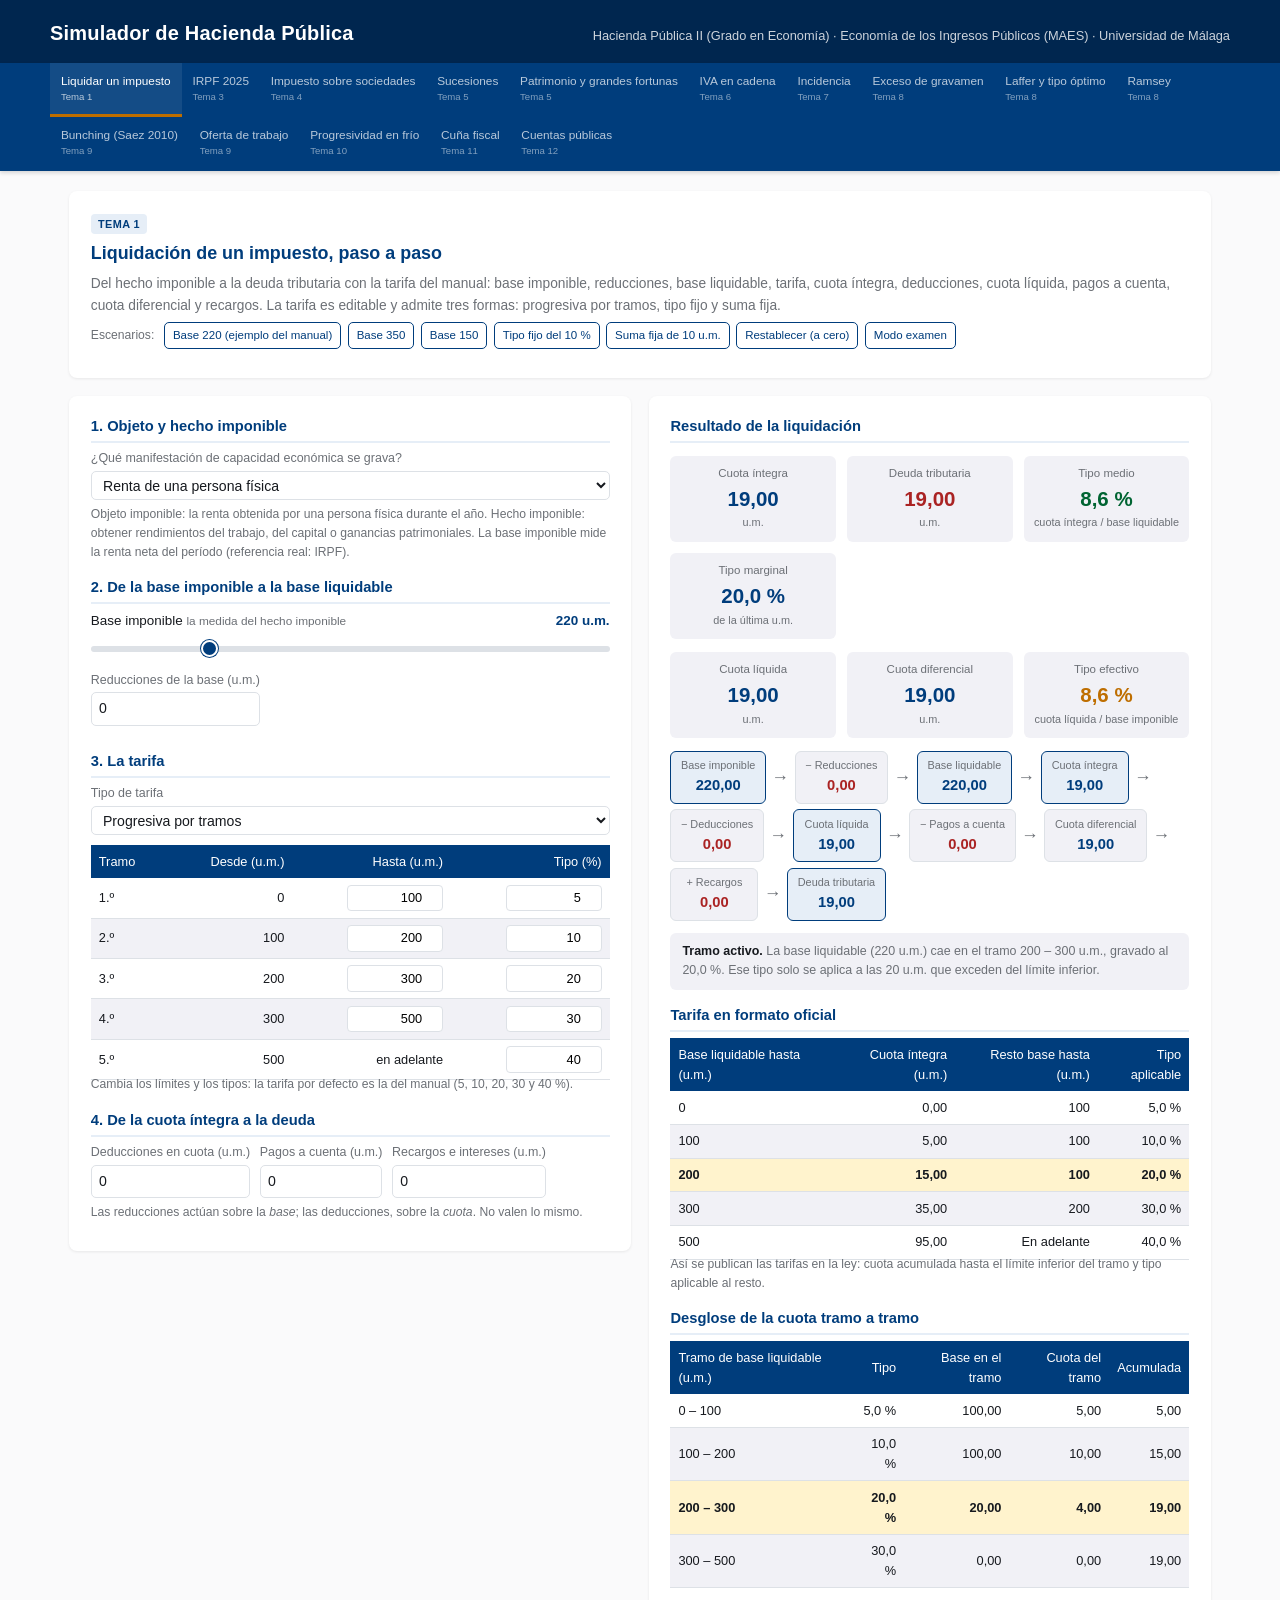
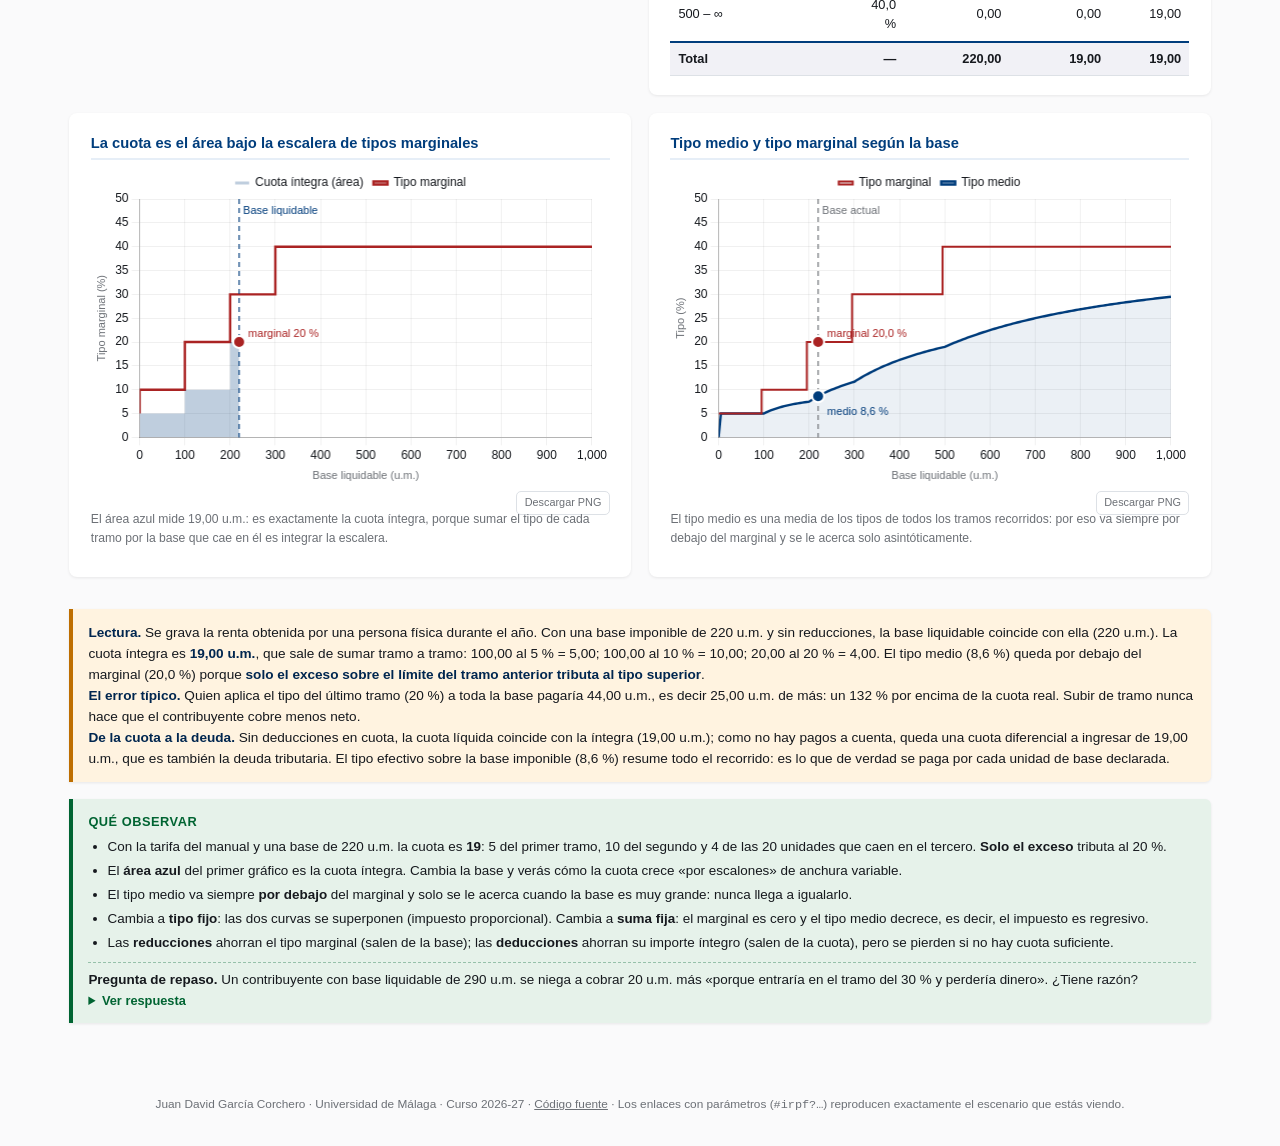
<file: index.html>
<!DOCTYPE html>
<html lang="es">
<head>
<meta charset="UTF-8">
<meta name="viewport" content="width=device-width, initial-scale=1.0">
<title>Simulador de Hacienda Pública · UMA</title>
<meta name="description" content="Simuladores interactivos de Hacienda Pública: liquidación de un impuesto, IRPF 2025 por comunidades, sociedades, sucesiones, patrimonio, IVA en cadena, oferta de trabajo, incidencia, exceso de gravamen, Laffer, Ramsey, bunching, progresividad en frío, cuña fiscal y sostenibilidad de las cuentas públicas.">
<link rel="stylesheet" href="css/style.css">
<script src="vendor/chart.umd.js"></script>
</head>
<body>

<header class="header">
  <div class="inner">
    <h1>Simulador de Hacienda Pública</h1>
    <p>Hacienda Pública II (Grado en Economía) · Economía de los Ingresos Públicos (MAES) · Universidad de Málaga</p>
  </div>
</header>

<nav class="nav"><div class="inner" id="nav"></div></nav>

<main class="content" id="content"></main>

<footer class="footer">
  Juan David García Corchero · Universidad de Málaga · Curso 2026-27 ·
  <a href="https://github.com/juandaviz/simulador-eip">Código fuente</a> ·
  Los enlaces con parámetros (<code>#irpf?…</code>) reproducen exactamente el escenario que estás viendo.
</footer>

<script src="js/core.js"></script>
<script src="js/params.js"></script>
<script src="js/tax.js"></script>
<!-- Módulos, en el orden en que aparecen en la barra -->
<script src="js/modules/liquidador.js"></script>
<script src="js/modules/irpf.js"></script>
<script src="js/modules/sociedades.js"></script>
<script src="js/modules/sucesiones.js"></script>
<script src="js/modules/patrimonio.js"></script>
<script src="js/modules/iva.js"></script>
<script src="js/modules/incidencia.js"></script>
<script src="js/modules/exceso.js"></script>
<script src="js/modules/laffer.js"></script>
<script src="js/modules/ramsey.js"></script>
<script src="js/modules/bunching.js"></script>
<script src="js/modules/trabajo.js"></script>
<script src="js/modules/frio.js"></script>
<script src="js/modules/cuna.js"></script>
<script src="js/modules/fiscal.js"></script>
<script>SIM.boot();</script>
</body>
</html>
</file>
<file: css/style.css>
/* Simulador de Hacienda Pública — estilos comunes
   Paleta compartida con los materiales de clase (azul / naranja / rojo / verde). */
:root {
  --azul: #003D7C;
  --azul-osc: #00264F;
  --azul-claro: #E6EEF7;
  --naranja: #BE6E00;
  --naranja-claro: #FFF3E0;
  --rojo: #AA2323;
  --rojo-claro: #FBE9E7;
  --verde: #006432;
  --verde-claro: #E6F2EA;
  --gris: #6C7076;
  --gris-claro: #F1F1F6;
  --borde: #DDE1E6;
  --papel: #FAFAFB;
  --tinta: #16191E;
  --sombra: 0 1px 3px rgba(0,0,0,.08);
}

* { margin: 0; padding: 0; box-sizing: border-box; }
html { scroll-behavior: smooth; }
body {
  font-family: -apple-system, BlinkMacSystemFont, "Segoe UI", Roboto, Helvetica, Arial, sans-serif;
  background: var(--papel);
  color: var(--tinta);
  line-height: 1.55;
  font-size: 15px;
}
a { color: var(--azul); }

/* Cabecera y navegación */
.header {
  background: var(--azul-osc);
  color: #fff;
  padding: 1.1rem 1.5rem 0.9rem;
}
.header .inner { max-width: 1180px; margin: 0 auto; display: flex; align-items: baseline; justify-content: space-between; flex-wrap: wrap; gap: .4rem 1rem; }
.header h1 { font-size: 1.25rem; font-weight: 700; letter-spacing: .01em; }
.header p { font-size: .8rem; opacity: .8; }

.nav {
  background: var(--azul);
  overflow-x: auto;
  -webkit-overflow-scrolling: touch;
  position: sticky; top: 0; z-index: 20;
  box-shadow: 0 2px 4px rgba(0,0,0,.15);
}
.nav .inner { max-width: 1180px; margin: 0 auto; display: flex; }
@media (min-width: 900px) { .nav .inner { flex-wrap: wrap; } }
.nav a {
  display: block; padding: .55rem .68rem; color: rgba(255,255,255,.72);
  text-decoration: none; font-size: .74rem; font-weight: 500; white-space: nowrap;
  border-bottom: 3px solid transparent;
}
.nav a small { display: block; font-size: .6rem; opacity: .7; font-weight: 400; }
.nav a:hover { color: #fff; }
.nav a.active { color: #fff; border-bottom-color: var(--naranja); background: rgba(255,255,255,.08); }

/* Contenido */
.content { max-width: 1180px; margin: 0 auto; padding: 1.3rem 1.2rem 2rem; }
.panel { display: none; }
.panel.active { display: block; }

.card {
  background: #fff; border-radius: 8px; box-shadow: var(--sombra);
  padding: 1.2rem 1.35rem; margin-bottom: 1.1rem;
}
.card h2 { font-size: 1.12rem; color: var(--azul); margin-bottom: .35rem; }
.card h3 { font-size: .92rem; color: var(--azul); margin: .9rem 0 .4rem; border-bottom: 2px solid var(--azul-claro); padding-bottom: .2rem; }
.card h3:first-child { margin-top: 0; }
.subtitle { font-size: .86rem; color: var(--gris); margin-bottom: .4rem; }
.tema-badge {
  display: inline-block; font-size: .68rem; font-weight: 700; letter-spacing: .04em; text-transform: uppercase;
  color: var(--azul); background: var(--azul-claro); border-radius: 4px; padding: .12rem .45rem; margin-bottom: .35rem;
}

.grid-2 { display: grid; grid-template-columns: 1fr 1fr; gap: 1.1rem; align-items: start; }
.grid-3 { display: grid; grid-template-columns: 1fr 1fr 1fr; gap: 1.1rem; align-items: start; }
@media (max-width: 800px) { .grid-2, .grid-3 { grid-template-columns: 1fr; } }

/* Controles */
.slider-group { margin-bottom: .8rem; }
.slider-label { display: flex; justify-content: space-between; align-items: baseline; font-size: .84rem; margin-bottom: .2rem; gap: .5rem; }
.slider-label .value { font-weight: 700; color: var(--azul); font-variant-numeric: tabular-nums; white-space: nowrap; }
.slider-label .help { color: var(--gris); font-size: .74rem; }
input[type="range"] { width: 100%; height: 6px; -webkit-appearance: none; appearance: none; background: var(--borde); border-radius: 3px; outline: none; }
input[type="range"]::-webkit-slider-thumb { -webkit-appearance: none; width: 17px; height: 17px; background: var(--azul); border-radius: 50%; cursor: pointer; border: 2px solid #fff; box-shadow: 0 0 0 1px var(--azul); }
input[type="range"]::-moz-range-thumb { width: 17px; height: 17px; background: var(--azul); border-radius: 50%; cursor: pointer; border: 2px solid #fff; }
input[type="range"]:disabled { opacity: .45; }

.row { display: flex; gap: .6rem; align-items: center; flex-wrap: wrap; }
.field { display: flex; flex-direction: column; gap: .15rem; font-size: .82rem; margin-bottom: .6rem; }
.field label { color: var(--gris); font-size: .78rem; }
.field input[type="number"], .field select, .num-input {
  font: inherit; font-size: .88rem; padding: .3rem .45rem; border: 1px solid var(--borde); border-radius: 5px;
  background: #fff; color: var(--tinta); min-width: 7rem; font-variant-numeric: tabular-nums;
}
.field input[type="number"]:focus, .field select:focus { outline: 2px solid var(--azul-claro); border-color: var(--azul); }
.checkbox-group { display: flex; flex-wrap: wrap; gap: .5rem 1rem; margin: .3rem 0 .7rem; font-size: .83rem; }
.checkbox-group label { display: inline; cursor: pointer; line-height: 1.5; }
.checkbox-group input[type="checkbox"] { margin-right: .35rem; vertical-align: -2px; }
.inline-note { font-size: .76rem; color: var(--gris); margin-top: -.3rem; margin-bottom: .6rem; }

.btn {
  font: inherit; font-size: .78rem; padding: .32rem .7rem; border-radius: 5px; cursor: pointer;
  border: 1px solid var(--azul); background: #fff; color: var(--azul);
}
.btn:hover { background: var(--azul-claro); }
.btn.primary { background: var(--azul); color: #fff; }
.btn.small { font-size: .72rem; padding: .22rem .5rem; }

/* Presets */
.presets { display: flex; flex-wrap: wrap; gap: .4rem; align-items: center; margin: .2rem 0 .6rem; }
.presets .label { font-size: .76rem; color: var(--gris); margin-right: .2rem; }
.presets .btn.active { background: var(--azul); color: #fff; }

/* Resultados */
.results-grid { display: grid; grid-template-columns: repeat(auto-fit, minmax(135px, 1fr)); gap: .7rem; margin-top: .8rem; }
.result-box { background: var(--gris-claro); border-radius: 6px; padding: .65rem .6rem; text-align: center; }
.result-box .label { font-size: .72rem; color: var(--gris); line-height: 1.25; }
.result-box .number { font-size: 1.28rem; font-weight: 700; color: var(--azul); font-variant-numeric: tabular-nums; margin-top: .15rem; }
.result-box .unit { font-size: .68rem; color: var(--gris); }
.result-box.red .number { color: var(--rojo); }
.result-box.green .number { color: var(--verde); }
.result-box.orange .number { color: var(--naranja); }

.interpretation {
  background: var(--naranja-claro); border-left: 4px solid var(--naranja);
  padding: .8rem .95rem; margin-top: .9rem; border-radius: 0 6px 6px 0; font-size: .85rem;
}
.interpretation strong { color: var(--azul-osc); }

/* Guía pedagógica */
.guia { background: var(--verde-claro); border-left: 4px solid var(--verde); padding: .8rem .95rem; border-radius: 0 6px 6px 0; font-size: .84rem; }
.guia h4 { font-size: .8rem; text-transform: uppercase; letter-spacing: .04em; color: var(--verde); margin-bottom: .3rem; }
.guia ul { margin: .2rem 0 .5rem 1.2rem; }
.guia li { margin-bottom: .2rem; }
.guia .pregunta { border-top: 1px dashed rgba(0,100,50,.35); padding-top: .45rem; margin-top: .3rem; }
.guia details summary { cursor: pointer; color: var(--verde); font-weight: 600; font-size: .8rem; }
.guia details p { margin-top: .3rem; }

/* Gráficos */
.chart-container { position: relative; width: 100%; }
.chart-container canvas { width: 100% !important; }
.chart-tools { display: flex; justify-content: flex-end; gap: .4rem; margin-top: .25rem; }
.chart-tools .btn { font-size: .68rem; padding: .18rem .45rem; color: var(--gris); border-color: var(--borde); }
.chart-tools .btn:hover { color: var(--azul); border-color: var(--azul); background: #fff; }

/* Tablas */
table.tabla { width: 100%; border-collapse: collapse; font-size: .8rem; margin-top: .4rem; font-variant-numeric: tabular-nums; }
table.tabla th { background: var(--azul); color: #fff; padding: .42rem .5rem; text-align: right; font-weight: 500; }
table.tabla th:first-child, table.tabla td:first-child { text-align: left; }
table.tabla td { padding: .4rem .5rem; text-align: right; border-bottom: 1px solid var(--borde); }
table.tabla tr:nth-child(even) td { background: var(--gris-claro); }
table.tabla tr.active-row td { background: #FFF3CD; font-weight: 600; }
table.tabla tr.total td { font-weight: 700; border-top: 2px solid var(--azul); }
table.tabla input[type="number"] { width: 6rem; font: inherit; padding: .15rem .3rem; border: 1px solid var(--borde); border-radius: 4px; text-align: right; }

/* Cascada de liquidación */
.liq-flow { display: flex; flex-wrap: wrap; gap: .35rem; align-items: center; margin: .8rem 0; font-size: .8rem; }
.liq-step { background: var(--gris-claro); border: 1px solid var(--borde); border-radius: 6px; padding: .35rem .6rem; text-align: center; min-width: 88px; }
.liq-step .liq-label { font-size: .68rem; color: var(--gris); }
.liq-step .liq-value { font-weight: 700; color: var(--azul); font-size: .92rem; font-variant-numeric: tabular-nums; }
.liq-step.positive .liq-value { color: var(--verde); }
.liq-step.negative .liq-value { color: var(--rojo); }
.liq-step.hito { background: var(--azul-claro); border-color: var(--azul); }
.liq-arrow { font-size: 1.1rem; color: var(--gris); }

/* Avisos */
.aviso { font-size: .78rem; color: var(--gris); background: var(--gris-claro); border-radius: 6px; padding: .55rem .75rem; margin-top: .7rem; }
.aviso strong { color: var(--tinta); }
.perdida { color: var(--rojo); font-weight: 600; }

/* Portada */
.home-grid { display: grid; grid-template-columns: repeat(auto-fill, minmax(230px, 1fr)); gap: .9rem; margin-top: .6rem; }
.home-card { display: block; text-decoration: none; color: inherit; background: #fff; border: 1px solid var(--borde); border-radius: 8px; padding: .9rem 1rem; box-shadow: var(--sombra); }
.home-card:hover { border-color: var(--azul); }
.home-card .tema-badge { margin-bottom: .3rem; }
.home-card h3 { font-size: .95rem; color: var(--azul); margin: 0 0 .25rem; border: 0; padding: 0; }
.home-card p { font-size: .78rem; color: var(--gris); }

.footer { text-align: center; padding: 1.4rem 1rem 2rem; font-size: .74rem; color: var(--gris); }
.footer a { color: var(--gris); }

@media print {
  .nav, .chart-tools, .presets, .header p { display: none; }
  .panel { display: block !important; page-break-before: always; }
  .card { box-shadow: none; border: 1px solid var(--borde); }
}

/* Filas de reducciones y deducciones: casilla + concepto + cuantía + resultado */
.ded-row { display: grid; grid-template-columns: 1.2rem 1fr 7.5rem 7rem; gap: .45rem; align-items: center; padding: .32rem 0; border-bottom: 1px dashed var(--borde); font-size: .8rem; }
.ded-row label { cursor: pointer; line-height: 1.3; }
.ded-row .nombre { display: block; }
.ded-row .help { display: block; color: var(--gris); font-size: .7rem; }
.ded-row .ctrl input, .ded-row .ctrl select { width: 100%; font: inherit; font-size: .8rem; padding: .22rem .35rem; border: 1px solid var(--borde); border-radius: 4px; text-align: right; font-variant-numeric: tabular-nums; }
.ded-row .ctrl select { text-align: left; }
.ded-row .ctrl input:disabled, .ded-row .ctrl select:disabled { opacity: .4; }
.ded-row .res { text-align: right; font-weight: 600; color: var(--azul); font-variant-numeric: tabular-nums; font-size: .78rem; }
.ded-row .res.no { color: var(--rojo); font-weight: 500; font-size: .68rem; }
.ded-row:not(.activa) .nombre { color: var(--gris); }
.ded-sub { display: flex; flex-wrap: wrap; gap: .4rem 1rem; align-items: center; font-size: .76rem; color: var(--gris); padding: .2rem 0 .35rem 1.65rem; border-bottom: 1px dashed var(--borde); }
.ded-sub select, .ded-sub input[type="number"] { font: inherit; font-size: .76rem; padding: .18rem .3rem; border: 1px solid var(--borde); border-radius: 4px; max-width: 26rem; }
.ded-sub input[type="number"] { width: 7.5rem; text-align: right; }
@media (max-width: 800px) { .ded-row { grid-template-columns: 1.2rem 1fr; } .ded-row .ctrl, .ded-row .res { grid-column: 2; text-align: left; } }


/* Modo examen: se ocultan resultados, tablas de resultados, gráficos y lecturas; quedan los controles */
.examen-banner { display: none; background: var(--rojo-claro); border-left: 4px solid var(--rojo); padding: .5rem .8rem; border-radius: 0 6px 6px 0; font-size: .82rem; margin-top: .5rem; }
body.examen .examen-banner { display: block; }
body.examen .examen-btn { background: var(--rojo); color: #fff; border-color: var(--rojo); }
body.examen .results-grid, body.examen .liq-flow, body.examen .chart-container, body.examen .chart-tools,
body.examen .interpretation, body.examen .aviso, body.examen .ded-row .res,
body.examen table.tabla:not(:has(input)), body.examen .guia details, body.examen .guia .pregunta { display: none !important; }
body.examen .chart-tools ~ .inline-note, body.examen .chart-tools ~ p { display: none !important; }
</file>
